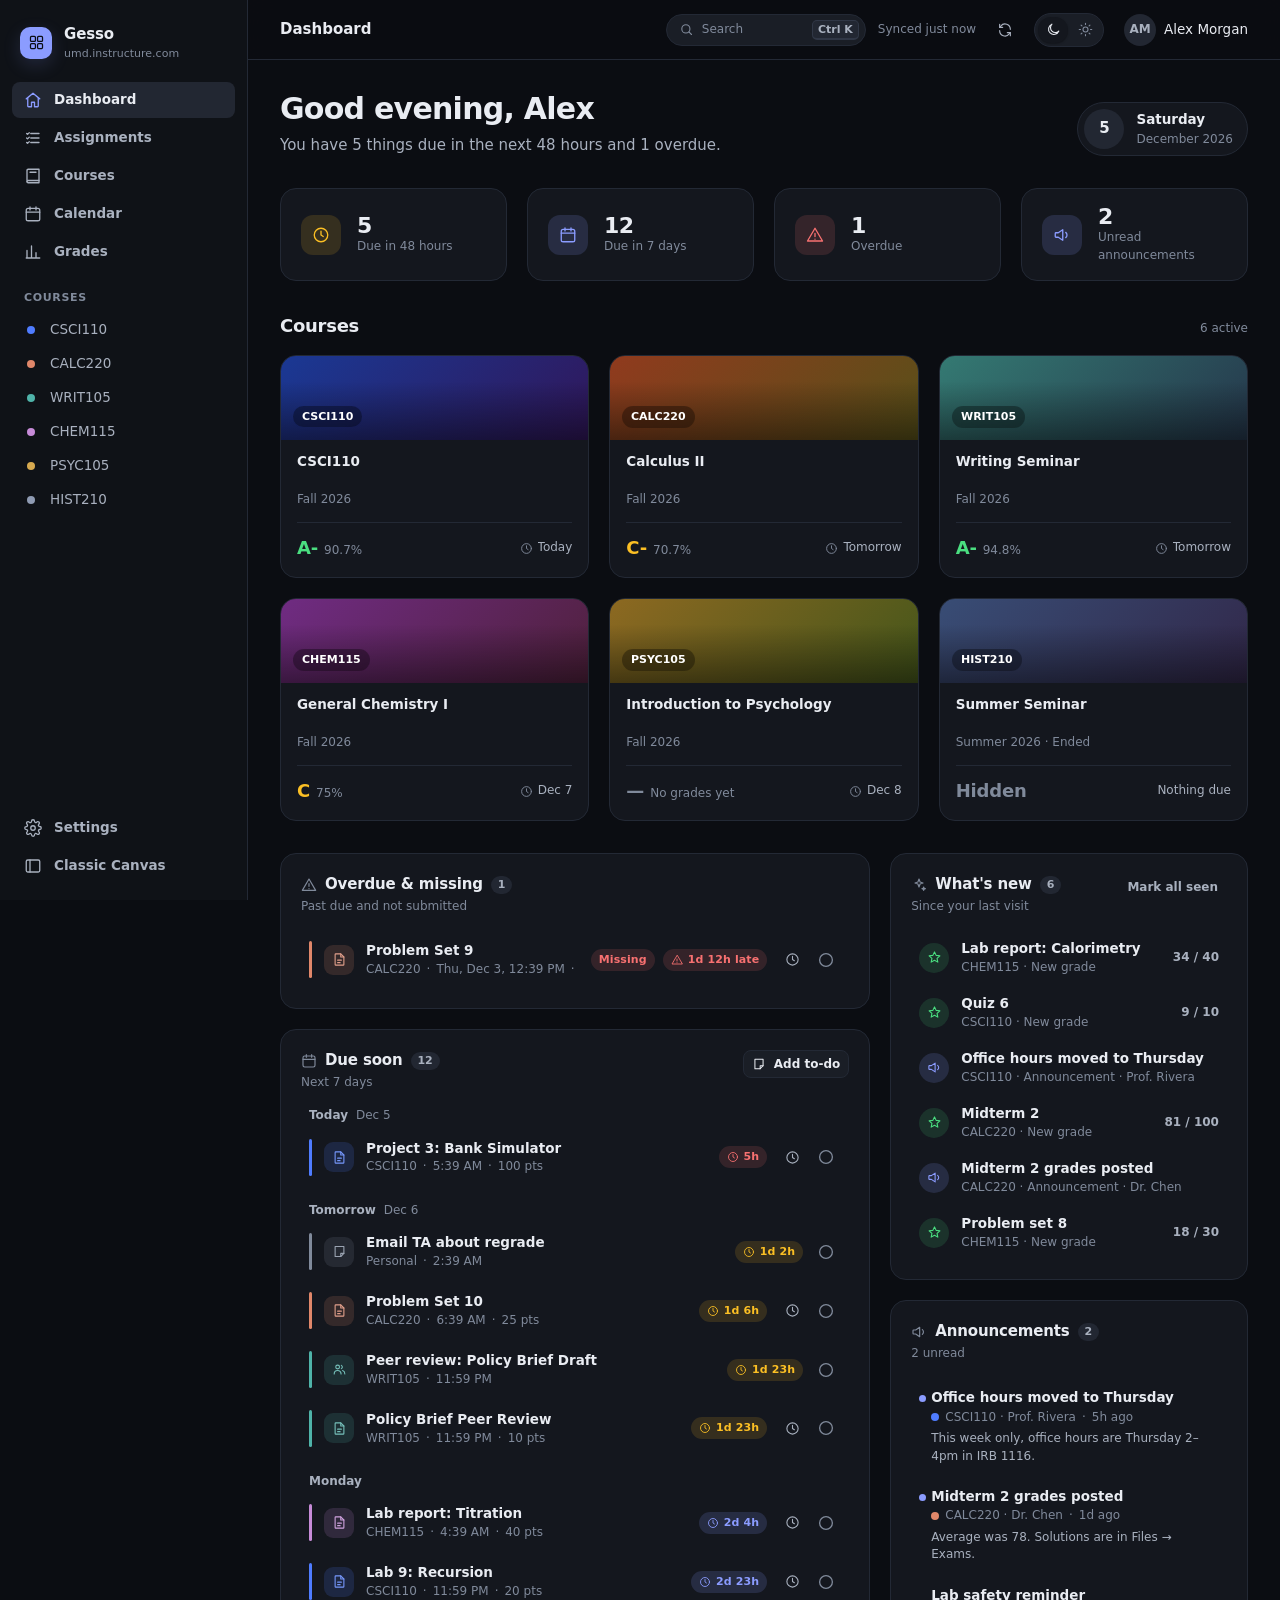
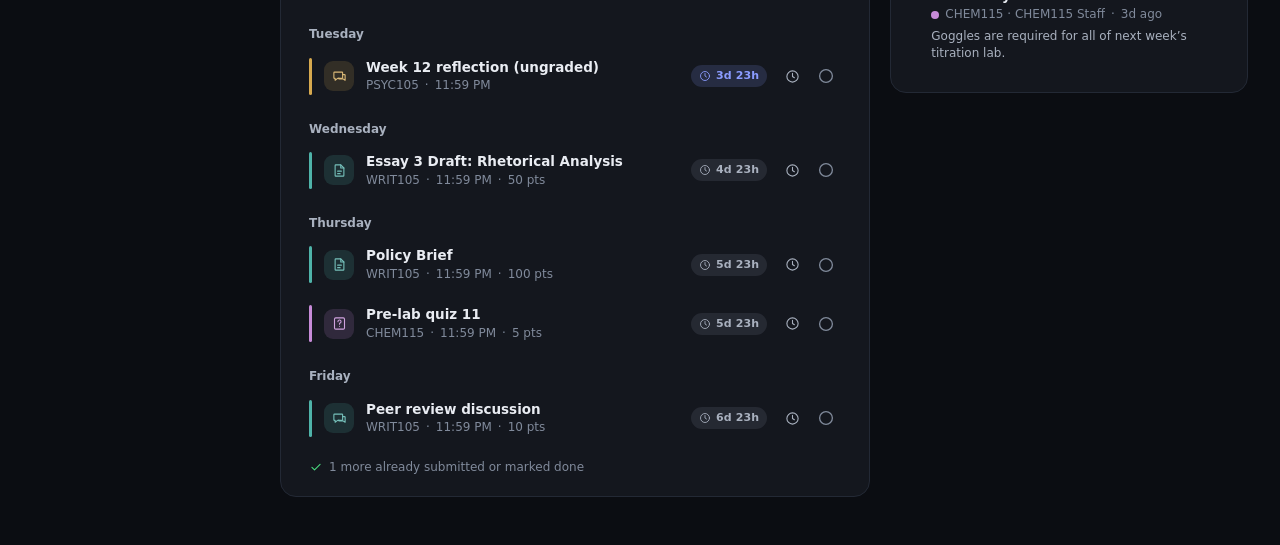
<file: dev/preview/index.html>
<!doctype html>
<!--
  Dev preview of the Gesso UI with mock Canvas data — no Canvas login needed.
  Open this file directly in Safari. Query params:
    ?theme=light        start in light theme
    ?themeId=linen      start with a theme preset (Gesso.themes.PRESET_IDS); ?courseColors=theme
    ?latency=800        simulated API latency (ms)
    ?fail=auth          simulate being logged out
    ?test=1             run unit tests (results in the console + window.__testResults)
    ?uicheck=1          run interaction checks on the live app (window.__uiChecks)
    ?health=1           never-blank checks: page replaced, cache restore, dead extension, render errors (window.__healthChecks)
    ?a11y=1             accessibility audit of every route + main dialogs (window.__a11y)
  Regenerate the script list after editing manifest.json: dev/tools/gen-preview-scripts.sh
-->
<html lang="en">
<head>
  <meta charset="utf-8">
  <meta name="viewport" content="width=device-width, initial-scale=1">
  <title>Gesso · preview</title>
  <style>html, body { margin: 0; background: #0b0d12; }</style>
  <script src="mock-env.js"></script>
  <script src="scripts.generated.js"></script>
  <script>
    for (const src of window.__GESSO_SCRIPTS) document.write(`<script src="../../extension/${src}"><\/script>`);
  </script>
</head>
<body>
  <div id="host"></div>
  <script>
    (async () => {
      if (new URLSearchParams(location.search).get('test')) {
        const s = document.createElement('script');
        s.src = '../tests/tests.js';
        document.body.append(s);
        return;
      }
      const route = new URLSearchParams(location.search).get('route'); // e.g. ?route=/courses/101/files
      if (route) location.hash = route;
      // ?noanim=1 — headless screenshots: offscreen WebKit windows don't advance CSS animations.
      if (new URLSearchParams(location.search).get('noanim')) Gesso.styles.sheets.push(':host,*,*::before,*::after{animation:none!important;transition:none!important}');
      const host = document.getElementById('host');
      const shadow = host.attachShadow({ mode: 'open' });
      await Gesso.app.start({ host, shadow }, { bootAt: performance.now() });
      if (new URLSearchParams(location.search).get('health')) {
        const t = document.createElement('script');
        t.src = '../tests/health-checks.js';
        document.body.append(t);
      }
      if (new URLSearchParams(location.search).get('a11y')) {
        const t = document.createElement('script');
        t.src = '../tests/a11y-checks.js';
        document.body.append(t);
      }
      if (new URLSearchParams(location.search).get('uicheck')) {
        const t = document.createElement('script');
        t.src = '../tests/ui-checks.js';
        document.body.append(t);
      }
    })();
    window.__ready = () => window.Gesso && Gesso.store && !Gesso.store.get().sync.running && Gesso.store.get().data.coursework != null;
  </script>
</body>
</html>
</file>
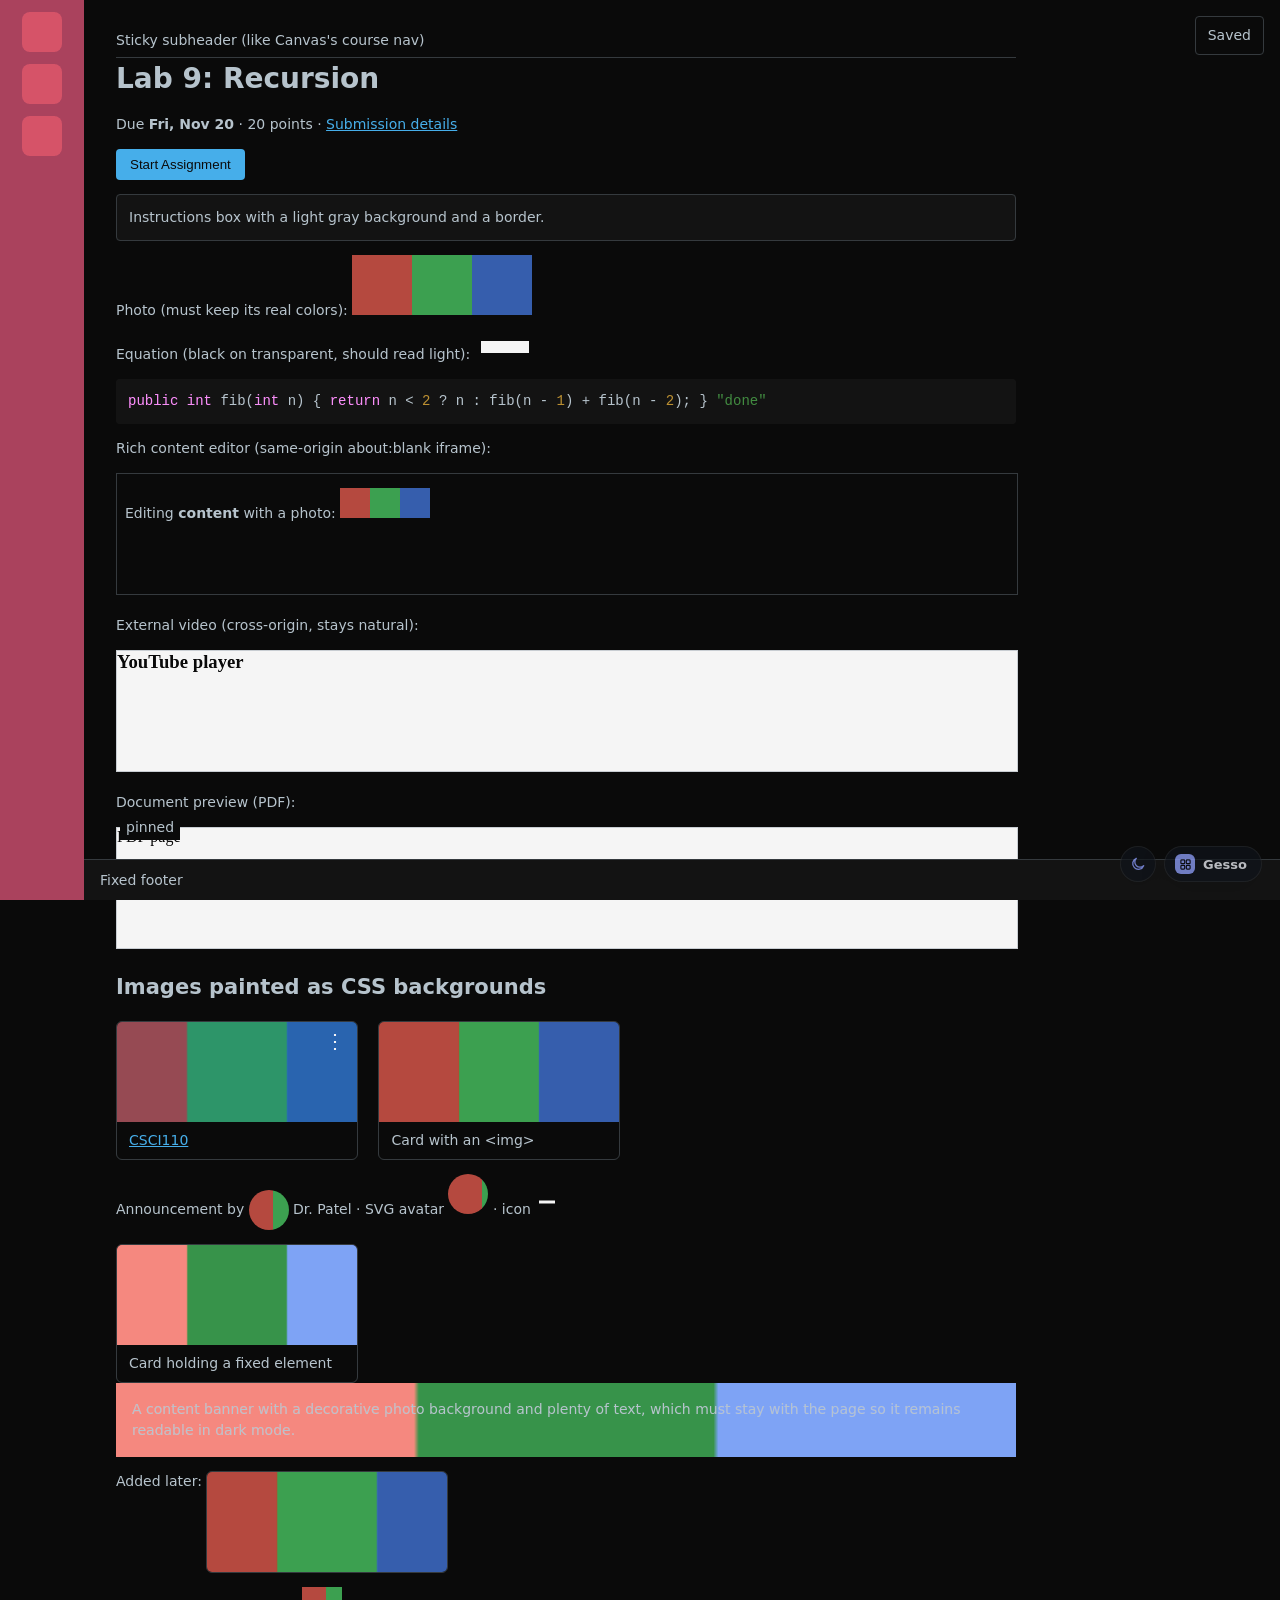
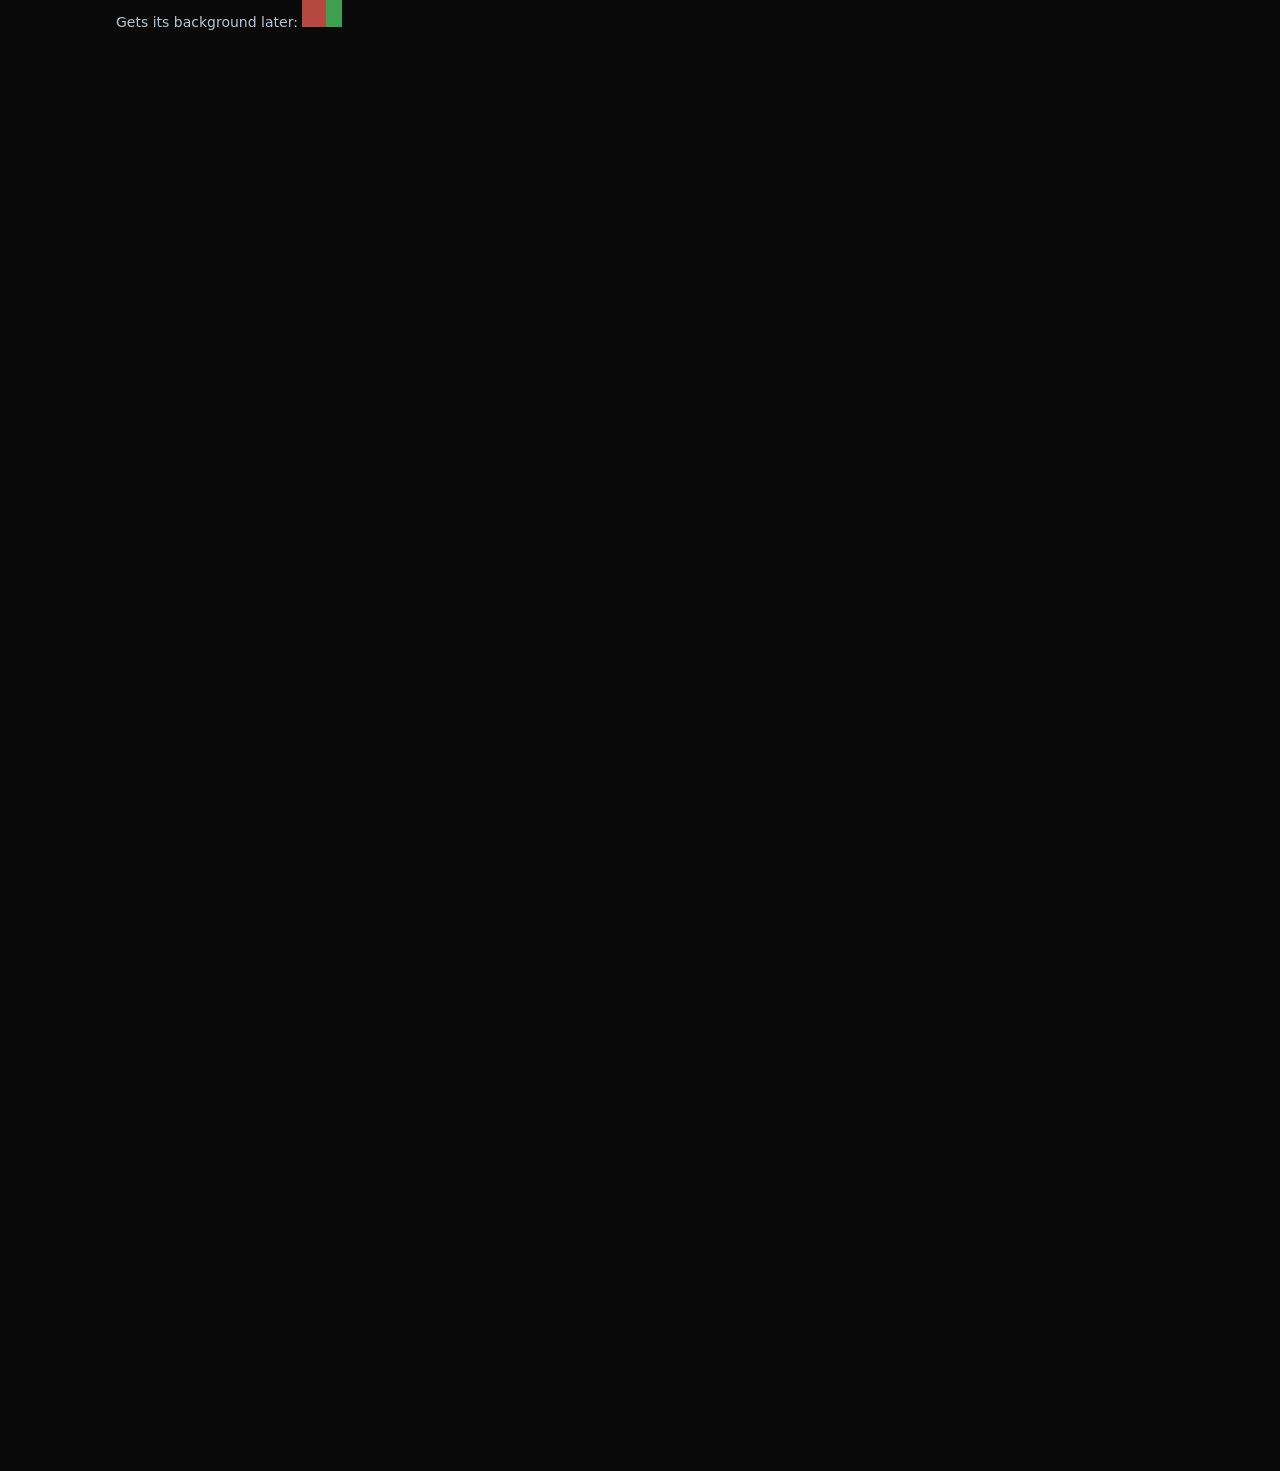
<file: dev/preview/native.html>
<!doctype html>
<!--
  Dev fixture: a stand-in for a native Canvas page, to check the dark mode for native pages
  (native/dark.css + native/dark-mode.js) headlessly. Not a copy of Canvas's
  markup: it reproduces the shapes that matter (fixed header, photo, equation
  image, code, same-origin editor iframe with an image, cross-origin frame,
  PDF preview frame, fixed footer, short page).
    ?light=1   start with the Gesso theme light (dark mode follows → off)
    ?off=assignments   mark that page type off
    ?path=/courses/1/assignments/5   pretend location for page-type detection
    ?ed=0  keep the editor light   ?pdf=1  dark PDF previews   ?mode=on|off|match
-->
<html lang="en">
<head>
  <meta charset="utf-8">
  <title>Native Canvas fixture</title>
  <link rel="stylesheet" href="../../extension/src/content/native/dark.css">
  <style>
    body { margin: 0; font: 14px/1.5 -apple-system, system-ui, sans-serif; color: #2d3b45; background: #fff; }
    #header { position: fixed; top: 0; left: 0; bottom: 0; width: 84px; background: #e21833; color: #fff; display: flex; flex-direction: column; align-items: center; padding-top: 12px; gap: 12px; }
    #header .nav { width: 40px; height: 40px; border-radius: 8px; background: rgba(255,255,255,.2); }
    main { margin-left: 84px; padding: 24px 32px; max-width: 900px; }
    h1 { margin: 0 0 12px; color: #2d3b45; }
    a { color: #0374b5; }
    .btn-primary { background: #0374b5; color: #fff; border: 0; padding: 8px 14px; border-radius: 4px; }
    .muted-box { background: #f5f5f5; border: 1px solid #c7cdd1; padding: 12px; border-radius: 4px; }
    pre { background: #f5f5f5; padding: 12px; border-radius: 4px; }
    .kw { color: #a626a4; } .str { color: #50a14f; } .num { color: #986801; }
    iframe { width: 100%; height: 120px; border: 1px solid #c7cdd1; }
    .card { width: 240px; border: 1px solid #c7cdd1; border-radius: 6px; overflow: hidden; display: inline-block; vertical-align: top; margin-right: 16px; }
    .card-img { position: relative; height: 100px; background: url(photo.png) center / cover; }
    .card-hero { position: absolute; inset: 0; background: rgba(3, 116, 181, .25); }
    .card-kebab { position: absolute; top: 6px; right: 6px; background: none; border: 0; color: #fff; font-size: 20px; }
    .card-body { padding: 8px 12px; }
    .avatar { display: inline-block; width: 40px; height: 40px; border-radius: 50%; background: url(photo.png) 20% center / 300% 100%; vertical-align: middle; }
    .banner { background: url(photo.png) center / cover; padding: 16px; color: #2d3b45; }
    .icon-bg { display: inline-block; width: 24px; height: 24px; background: url("data:image/svg+xml,%3Csvg xmlns='http://www.w3.org/2000/svg' viewBox='0 0 24 24'%3E%3Cpath d='M4 12h16' stroke='black' stroke-width='3'/%3E%3C/svg%3E"); }
    .later-bg { background: url(photo.png) 20% center / 300% 100%; }
    .sticky-sub { position: sticky; top: 0; background: #fff; border-bottom: 1px solid #c7cdd1; padding: 6px 0; z-index: 2; }
    #toast { position: fixed; top: 16px; right: 16px; background: #fff; border: 1px solid #c7cdd1; padding: 8px 12px; border-radius: 4px; z-index: 5; }
    #modal { position: fixed; inset: 0; background: rgba(0,0,0,.4); display: grid; place-items: center; z-index: 4; }
    #modal[hidden] { display: none; }
    #modal > div { background: #fff; padding: 16px; border-radius: 6px; }
    .card-img .pinned { position: fixed; bottom: 60px; left: 120px; background: #fff; padding: 2px 6px; }
    #footer { position: fixed; right: 0; bottom: 0; left: 84px; height: 40px; background: #f5f5f5; border-top: 1px solid #c7cdd1; display: flex; align-items: center; padding: 0 16px; }
  </style>
  <script src="mock-env.js"></script>
  <script>
    const q = new URLSearchParams(location.search);
    const settings = { theme: q.get('light') ? 'light' : 'dark', nativeDarkOff: q.get('off') ? [q.get('off')] : [],
      darkEditor: q.get('ed') !== '0', darkPdfs: q.get('pdf') === '1', ...(q.get('mode') ? { nativeDark: q.get('mode') } : {}) };
    window.__mockStore.settings = settings;
    window.__fakePath = q.get('path') || '/courses/1/assignments/5';
  </script>
  <script src="../../extension/src/shared/namespace.js"></script>
  <script src="../../extension/src/shared/config.js"></script>
  <script src="../../extension/src/shared/settings.js"></script>
  <script src="../../extension/src/content/native/dark-mode.js"></script>
  <script src="../../extension/src/content/native/launcher.js"></script>
  <script>
    // Pretend location for page-type detection, then run the same steps as main.js.
    Gesso.nativeDark.path = () => window.__fakePath;
    Gesso.settings.writeNativeDarkMirror({ ...Gesso.settings.DEFAULTS, ...settings });
    Gesso.nativeDark.applyEarly();
    Gesso.settings.load().then((s) => { Gesso.nativeDark.start(s); Gesso.launcher.mountWhenReady({ onDashboard: false }); });
  </script>
</head>
<body>
  <nav id="header" class="ic-app-header" aria-label="Global"><div class="nav"></div><div class="nav"></div><div class="nav"></div></nav>
  <main>
    <div class="sticky-sub" id="sticky">Sticky subheader (like Canvas's course nav)</div>
    <h1>Lab 9: Recursion</h1>
    <p>Due <strong>Fri, Nov 20</strong> · 20 points · <a href="#">Submission details</a></p>
    <p><button class="btn-primary">Start Assignment</button></p>
    <div class="muted-box">Instructions box with a light gray background and a border.</div>
    <p>Photo (must keep its real colors): <img id="photo" src="photo.png" alt="photo" width="180" height="60"></p>
    <p>Equation (black on transparent, should read light): <img id="eq" class="equation_image" alt="x^2" src="equation.png" width="60" height="24"></p>
    <pre><code><span class="kw">public int</span> fib(<span class="kw">int</span> n) { <span class="kw">return</span> n &lt; <span class="num">2</span> ? n : fib(n - <span class="num">1</span>) + fib(n - <span class="num">2</span>); } <span class="str">"done"</span></code></pre>
    <p>Rich content editor (same-origin about:blank iframe):</p>
    <iframe id="editor_ifr" class="tox-edit-area__iframe" title="Editor"></iframe>
    <p>External video (cross-origin, stays natural):</p>
    <iframe id="ext" src="data:text/html,%3Cbody%20style%3D%22margin%3A0%3Bbackground%3A%23ffffff%3Bcolor%3A%23000%22%3E%3Ch3%3EYouTube%20player%3C%2Fh3%3E%3C%2Fbody%3E" title="External"></iframe>
    <p>Document preview (PDF):</p>
    <iframe id="pdf" class="ef-file-preview-frame" src="data:text/html,%3Cbody%20style%3D%22margin%3A0%3Bbackground%3A%23ffffff%22%3E%3Cp%3EPDF%20page%3C%2Fp%3E%3C%2Fbody%3E" title="PDF"></iframe>
    <h2>Images painted as CSS backgrounds</h2>
    <div class="card" id="card1"><div class="card-img" id="cardimg"><div class="card-hero"></div><button class="card-kebab" aria-label="Card options">⋮</button></div><div class="card-body"><a href="#">CSCI110</a></div></div>
    <div class="card"><div class="card-img" id="cardnest" style="background: none"><img id="nestimg" src="photo.png" width="240" height="100" alt=""></div><div class="card-body">Card with an &lt;img&gt;</div></div>
    <p>Announcement by <span class="avatar" id="avatar" role="img" aria-label="Instructor"></span> Dr. Patel ·
      SVG avatar <svg id="svgav" width="40" height="40" viewBox="0 0 40 40"><clipPath id="c"><circle cx="20" cy="20" r="20"/></clipPath><image href="photo.png" x="-6" y="0" width="120" height="40" preserveAspectRatio="none" clip-path="url(#c)"/></svg>
      · icon <span class="icon-bg" id="iconbg"></span></p>
    <div class="card"><div class="card-img" id="cardfixed"><span class="pinned" id="pinned">pinned</span></div><div class="card-body">Card holding a fixed element</div></div>
    <div class="banner" id="banner">A content banner with a decorative photo background and plenty of text, which must stay with the page so it remains readable in dark mode.</div>
    <p id="laterhost">Added later: </p>
    <p>Gets its background later: <span id="laterclass" style="display:inline-block;width:40px;height:40px"></span></p>
    <div style="height: 1400px"></div>
  </main>
  <div id="footer">Fixed footer</div>
  <div id="toast" role="status">Saved</div>
  <div id="modal" hidden><div role="dialog" aria-label="Dialog">Modal dialog</div></div>
  <script>
    // Fill the editor like TinyMCE does: write into the about:blank document.
    const ed = document.getElementById('editor_ifr');
    const doc = ed.contentDocument;
    doc.open();
    doc.write('<!doctype html><html><head><style>body{margin:8px;font:14px system-ui;color:#2d3b45;background:#fff}</style></head><body><p>Editing <b>content</b> with a photo: <img id="edphoto" src="' + new URL('photo.png', location.href) + '" width="90" height="30"></p></body></html>');
    doc.close();
    ed.dispatchEvent(new Event('load'));
    // Content that arrives later (Canvas renders much of the page with React after load).
    setTimeout(() => {
      document.getElementById('laterhost').insertAdjacentHTML('beforeend', '<span class="card" id="card2"><span class="card-img" id="cardlate" style="display:block"></span></span>');
      document.getElementById('laterclass').classList.add('later-bg');
    }, 300);

    // ?check=1 — regression checks for dev/tools/test.sh (results in window.__nativeChecks).
    if (q.get('check')) {
      setTimeout(async () => {
        const out = { pass: [], fail: [], probes: [] };
        const ok = (name, cond, info = '') => (cond ? out.pass : out.fail).push(info ? `${name} (${info})` : name);
        const host = document.getElementById('gesso-launcher');
        const visible = (label) => {
          const r = host?.getBoundingClientRect();
          const inView = !!r && r.width > 0 && r.right <= innerWidth + 0.5 && r.bottom <= innerHeight + 0.5 && r.left >= 0 && r.top >= 0;
          const near = !!r && innerWidth - r.right < 40 && innerHeight - r.bottom < 40;
          const hit = !!r && document.elementFromPoint(r.left + r.width / 2, r.top + r.height / 2) === host;
          ok(`launcher visible at bottom-right ${label}`, inView && near && hit, r ? `${Math.round(r.left)},${Math.round(r.top)} ${Math.round(r.width)}×${Math.round(r.height)} hit=${hit}` : 'missing');
          const buttons = host ? [...host.shadowRoot.querySelectorAll('button')] : [];
          ok(`launcher buttons on screen ${label}`, buttons.length === 2 && buttons.every((b) => { const q = b.getBoundingClientRect(); return q.width > 0 && q.top >= 0 && q.bottom <= innerHeight && q.left >= 0 && q.right <= innerWidth; }), `${buttons.length} buttons`);
        };
        const fixedOk = (label) => {
          const f = document.getElementById('footer').getBoundingClientRect();
          const hd = document.getElementById('header').getBoundingClientRect();
          ok(`fixed footer + header stay in the viewport ${label}`, Math.abs(f.bottom - innerHeight) < 1 && Math.abs(hd.top) < 1, `footer ${Math.round(f.bottom)}/${innerHeight}`);
          const t = document.getElementById('toast').getBoundingClientRect();
          ok(`fixed toast stays top-right ${label}`, Math.abs(t.top - 16) < 1 && Math.abs(innerWidth - 16 - t.right) < 1);
          const modal = document.getElementById('modal');
          modal.hidden = false;
          const m = modal.getBoundingClientRect();
          ok(`fixed modal overlay covers the viewport ${label}`, Math.abs(m.top) < 1 && Math.abs(m.height - innerHeight) < 1 && Math.abs(m.width - innerWidth) < 1);
          modal.hidden = true;
        };
        const dark = document.documentElement.hasAttribute('data-gesso-dark');
        visible(dark ? '(dark, top)' : '(light, top)');
        fixedOk('(top)');
        scrollTo(0, 1200);
        await new Promise((r) => setTimeout(r, 50));
        visible('(after scrolling)');
        fixedOk('(after scrolling)');
        ok('sticky subheader sticks after scrolling', Math.abs(document.getElementById('sticky').getBoundingClientRect().top) < 1);
        scrollTo(0, 0);
        await new Promise((r) => setTimeout(r, 50));
        if (dark) {
          const nat = (id) => document.getElementById(id).hasAttribute('data-gesso-natural');
          ok('course card background marked natural', nat('cardimg'));
          ok('avatar background marked natural', nat('avatar'));
          ok('card added later marked natural', nat('cardlate'));
          ok('background added by a later class change marked natural', nat('laterclass'));
          ok('text-heavy banner stays with the page', !nat('banner'));
          ok('SVG icon background stays with the page', !nat('iconbg'));
          ok('card without a background not marked', !nat('cardnest'));
          ok('background element holding fixed content not marked (would trap it)', !nat('cardfixed'));
          const pr = document.getElementById('pinned').getBoundingClientRect();
          ok('fixed element inside a card stays in the viewport', Math.abs(innerHeight - 60 - pr.bottom) < 1, `bottom ${Math.round(pr.bottom)}`);
          const filt = (el) => getComputedStyle(el).filter;
          ok('no double inversion inside a natural card', filt(document.querySelector('#cardimg .card-hero')) === 'none' && filt(document.querySelector('#cardimg .card-kebab')) === 'none');
          ok('SVG with <image> is natural', filt(document.getElementById('svgav')).includes('invert'));
          // Pixel probes, checked against the screenshot by dev/tools/check-native.py (red band of photo.png).
          const c = (id, dx = 20, dy = 20) => { const r = document.getElementById(id).getBoundingClientRect(); return [Math.round(r.left + dx), Math.round(r.top + dy)]; };
          out.probes = [
            ['img photo', ...c('photo', 30, 30)], ['course card background', ...c('cardimg', 30, 70)], ['img inside a card', ...c('nestimg', 30, 50)],
            ['avatar background', ...c('avatar')], ['SVG avatar', ...c('svgav', 14, 20)], ['card added later', ...c('cardlate', 30, 70)],
            ['background from a later class', ...c('laterclass')],
          ].map(([name, x, y]) => ({ name, x, y,
            // The course card has a 25% course-color overlay (like Canvas's): its natural color is the blend.
            expect: name === 'course card background' ? [151, 74, 83] : [200, 60, 50] }));
        }
        window.__nativeChecks = out;
      }, 900);
    }
  </script>
</body>
</html>
</file>
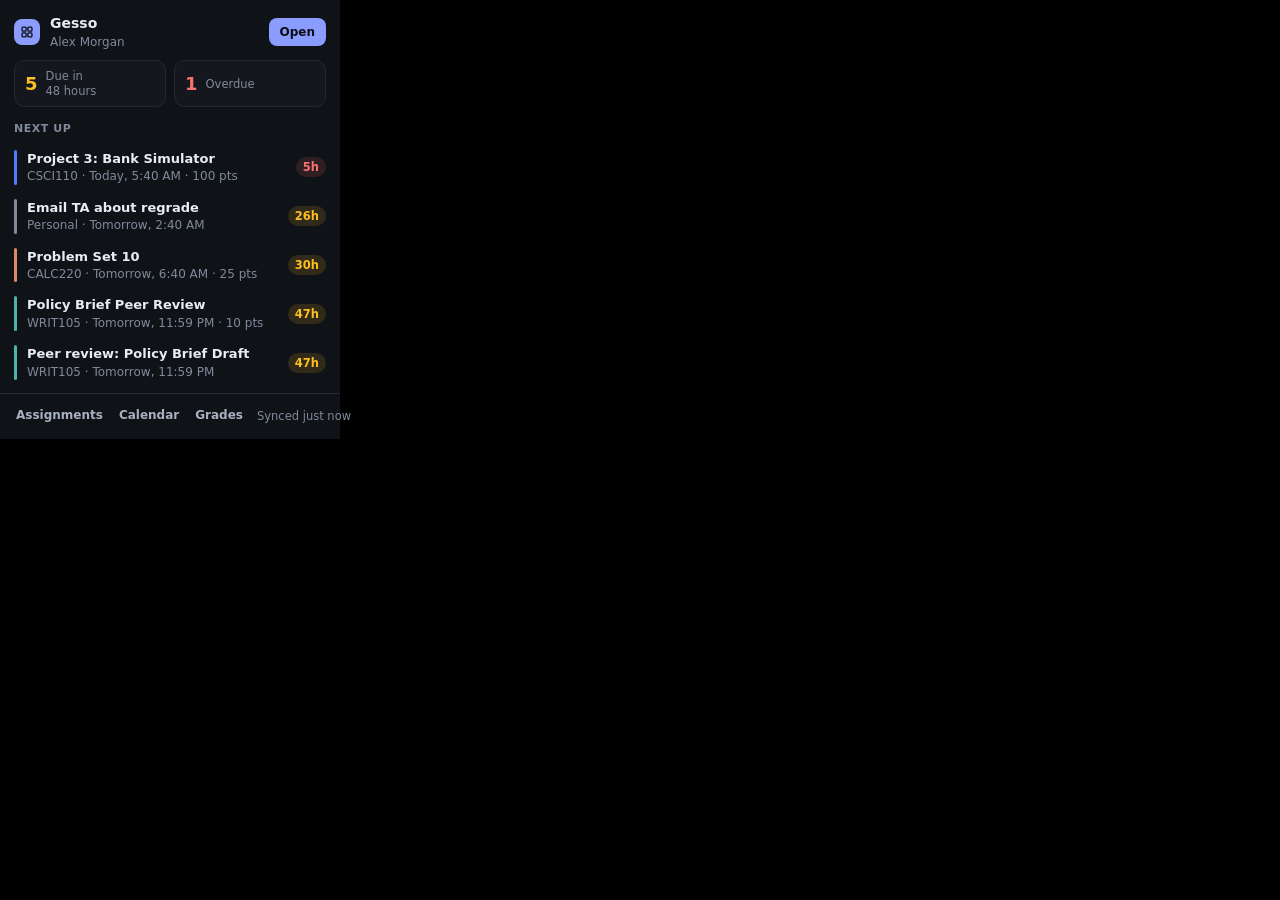
<file: dev/preview/popup.html>
<!doctype html>
<!--
  Dev preview of the toolbar popup (extension/src/popup/). Runs a mock sync,
  writes the real summary (content/data/summary.js) into mock storage, then
  loads the real popup.js against it.
    ?state=empty       nothing synced yet
    ?state=loggedout   last sync failed with "logged out"
    ?state=stale       last sync 2 days ago
    ?theme=light
    ?themeId=linen     a theme preset
    ?live=1            after it renders, change the theme with storage events off;
                       the popup must repaint from the runtime ping alone (window.__liveResult)
  Clicks are captured in window.__opened instead of opening tabs.
-->
<html lang="en">
<head>
  <meta charset="utf-8">
  <title>Popup · preview</title>
  <link rel="stylesheet" href="../../extension/src/popup/popup.css">
  <style>html { background: #000; } body { margin: 0; }</style>
  <script src="mock-env.js"></script>
  <script src="scripts.generated.js"></script>
  <script>
    for (const src of window.__GESSO_SCRIPTS) document.write(`<script src="../../extension/${src}"><\/script>`);
  </script>
</head>
<body>
  <main id="app"></main>
  <script>
    (async () => {
      const q = new URLSearchParams(location.search);
      window.__opened = [];
      browser.tabs = {
        query: async () => [],
        create: async (o) => { window.__opened.push(o.url); },
        update: async (id, o) => { window.__opened.push(o.url); },
      };
      browser.windows = { update: async () => {} };
      window.close = () => { window.__closed = true; };
      if (q.get('theme') || q.get('themeId')) await browser.storage.local.set({ settings: { ...Gesso.settings.DEFAULTS, theme: q.get('theme') || 'dark', themeId: q.get('themeId') || 'gesso' } });
      const state = q.get('state');
      if (state !== 'empty') {
        window.__mockLatency = 0;
        await Gesso.sync.refresh({ force: true });
        const summary = Gesso.summary.compute(Gesso.store.get());
        if (state === 'loggedout') summary.loggedOut = true;
        if (state === 'stale') summary.syncedAt = Date.now() - 2 * 86400e3;
        await browser.storage.local.set({ 'popup.summary': summary });
        window.__summary = summary;
      }
      const s = document.createElement('script');
      s.src = '../../extension/src/popup/popup.js';
      s.onload = () => setTimeout(async () => {
        window.__popupReady = true;
        if (q.get('live')) {
          window.__mockStorageEvents = 'none';
          await Gesso.settings.update({ themeId: 'paper', theme: 'light' });
          const want = Gesso.themes.resolve({ themeId: 'paper' }, 'light');
          await new Promise((r) => setTimeout(r, 300));
          const root = document.documentElement;
          window.__liveResult = root.getAttribute('data-theme') === 'light' && root.style.getPropertyValue('--surface') === want.surface && root.style.getPropertyValue('--accent') === want.accent;
        }
      }, 50);
      document.body.append(s);
    })();
  </script>
</body>
</html>
</file>
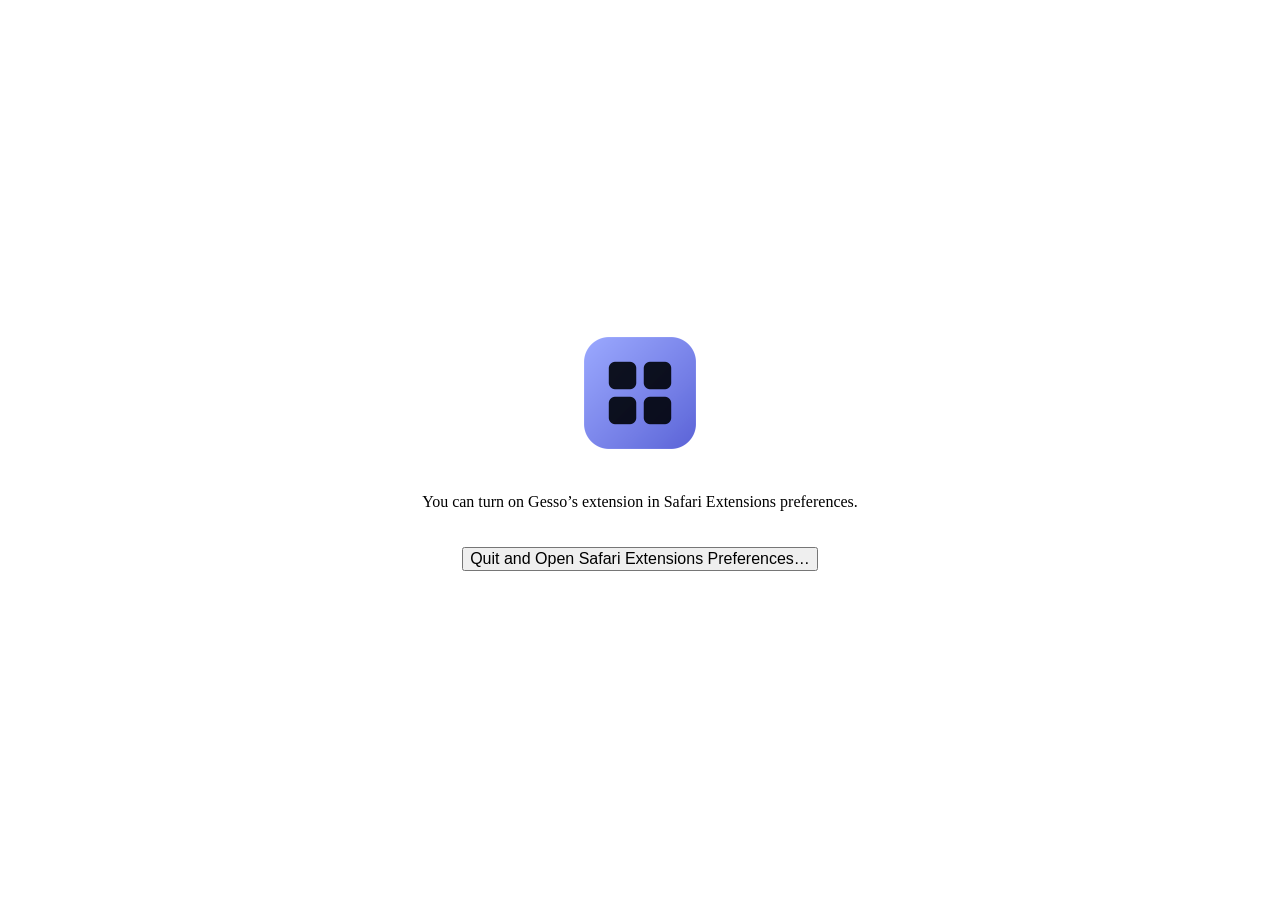
<file: xcode/Gesso/Gesso/Resources/Base.lproj/Main.html>
<!DOCTYPE html>
<html>
<head>
    <meta http-equiv="Content-Type" content="text/html; charset=utf-8">
    <meta http-equiv="Content-Security-Policy" content="default-src 'self'">

    <meta name="viewport" content="width=device-width, initial-scale=1, user-scalable=no">

    <link rel="stylesheet" href="../Style.css">
    <script src="../Script.js" defer></script>
</head>
<body>
    <img src="../Icon.png" width="128" height="128" alt="Gesso Icon">
    <p class="state-unknown">You can turn on Gesso’s extension in Safari Extensions preferences.</p>
    <p class="state-on">Gesso’s extension is currently on. You can turn it off in Safari Extensions preferences.</p>
    <p class="state-off">Gesso’s extension is currently off. You can turn it on in Safari Extensions preferences.</p>
    <button class="open-preferences">Quit and Open Safari Extensions Preferences…</button>
</body>
</html>
</file>
<file: extension/src/content/native/dark.css>
/*
 * Gesso — dark mode for native Canvas pages.
 *
 * Injected by the manifest (content_scripts.css) at document_start, so it is
 * not subject to the page's CSP and applies before first paint. Every rule is
 * scoped to :root[data-gesso-dark], which content/native/dark-mode.js sets
 * synchronously from a localStorage mirror; without it this file does nothing.
 *
 * How it works:
 *   R — the page filter: invert, rotate hue back, soften contrast. White
 *       becomes near-black, dark text near-white, and every color keeps its
 *       hue (Canvas blue stays blue, just lighter). Works on legacy pages and
 *       InstUI's generated class names alike, with no per-page selectors.
 *   M — the exact inverse of R, applied to things that must look natural
 *       (photos, video, cross-origin frames such as YouTube, LTI tools and PDF
 *       previews, the Gesso launcher). R∘M = identity, so they render as-is.
 *   A `filter` on the document root does not create a containing block, so
 *   fixed headers and dialogs keep working (Filter Effects §filter property).
 *
 * Limit (measured in WebKit): hue-rotate pushes vivid colors out of gamut and
 * the browser clips between the page filter and the inverse, so strongly
 * saturated reds and blues in photos come back ~8–12% less saturated
 * (e.g. 200,60,50 → 181,73,64); greens and muted tones are near-exact. No
 * compensation (saturate before/after, reordering) removes it; contrast .92
 * is the measured compromise between that and a pure-black page.
 *
 * R = invert(1) hue-rotate(180deg) contrast(.92)
 * M = contrast(1.08696) invert(1) hue-rotate(180deg)    (1/.92 = 1.08696…)
 */

@media screen and (forced-colors: none) {
  :root[data-gesso-dark] {
    filter: invert(1) hue-rotate(180deg) contrast(.92);
    /* Paint the root white so the inverted page has no light gaps (short pages, overscroll). */
    background-color: #fff !important;
    /* Keep native controls light: they're inverted to dark with the page. */
    color-scheme: light only;
  }

  /* Natural: everything that renders a raster image or content we can't restyle.
     - media elements and cross-origin frames;
     - SVGs that embed an <image> (InstUI avatars can be SVG);
     - [data-gesso-natural]: elements whose *computed* background-image is a raster
       url() — course card/hero images, avatar spans… Set by dark-mode.js
       (Canvas's class names are generated, so we can't list them);
     - the global navigation (brand colors) and the Gesso launcher.
     :where() keeps these at zero extra specificity, so the exceptions below win. */
  :root[data-gesso-dark] :where(
    img, picture, video, canvas, embed, object, iframe:not([data-gesso-frame="same"]),
    svg:has(image), [data-gesso-natural], .ic-app-header, #gesso-launcher
  ) {
    filter: contrast(1.08696) invert(1) hue-rotate(180deg);
  }

  /* Never apply M twice: anything natural nested inside something natural
     (an avatar inside the nav, an <img> inside a course card…). */
  :root[data-gesso-dark] :where(
    picture, object, svg:has(image), [data-gesso-natural], .ic-app-header, #gesso-launcher
  ) :where(img, picture, video, canvas, embed, object, iframe, svg, [data-gesso-natural]) {
    filter: none;
  }

  /* Canvas equation images are black on transparent: inverted, they read white on dark. */
  :root[data-gesso-dark] img:is(.equation_image, [src*="/equation_images/"], [data-equation-content]) {
    filter: none;
  }

  /* Opt-in: darken PDF / document previews (also inverts any images inside them). */
  :root[data-gesso-dark][data-gesso-dark-pdf] :where(
    iframe[src*="canvadoc"], iframe[src*="/preview"], iframe.ef-file-preview-frame,
    #doc_preview iframe, object[type="application/pdf"], embed[type="application/pdf"]
  ) {
    filter: none;
  }

  /* Opt-out: keep the rich content editor light, so it looks like the published page. */
  :root[data-gesso-dark]:not([data-gesso-dark-editor]) iframe:is(.tox-edit-area__iframe, [id$="_ifr"]) {
    filter: contrast(1.08696) invert(1) hue-rotate(180deg);
  }
}
</file>
<file: extension/src/popup/popup.css>
/* Toolbar popup. These are the default theme (Gesso); popup.js paints the
   theme in use from shared/themes.js, and caches it so the next open paints
   it before anything loads. */
:root {
  color-scheme: dark;
  --font: -apple-system, BlinkMacSystemFont, "SF Pro Text", system-ui, sans-serif;
  --bg: #0f1217; --surface: #14171e; --surface-2: #1a1e26; --surface-3: #222732;
  --border: #232935; --border-strong: #303746;
  --text: #e9ecf2; --text-2: #a9b1bf; --text-3: #808a9b;
  --danger: #f87171; --danger-soft: rgba(248, 113, 113, .14);
  --warn: #fbbf24; --warn-soft: rgba(251, 191, 36, .13);
  --accent: #8b9cff; --accent-fg: #0b0d12; --accent-text: #8b9cff; --focus: #8b9cff;
}
:root[data-theme="light"] {
  color-scheme: light;
  --focus: #4a57c8; /* 3:1+ on white; the light accent itself isn't */
  --bg: #fbfbfc; --surface: #ffffff; --surface-2: #f5f6f8; --surface-3: #eceef2;
  --border: #e3e6eb; --border-strong: #d3d8e0;
  --text: #12151b; --text-2: #4a5262; --text-3: #646d7e;
  --danger: #c62828; --danger-soft: rgba(220, 38, 38, .09);
  --warn: #a15c07; --warn-soft: rgba(217, 119, 6, .11);
}
* { box-sizing: border-box; }
html, body { margin: 0; background: var(--bg); color: var(--text); font: 13px/1.4 var(--font); -webkit-font-smoothing: antialiased; }
body { width: 340px; }
:focus { outline: none; }
:focus-visible { outline: 2px solid var(--focus, var(--accent)); outline-offset: 2px; border-radius: 6px; }
a { color: inherit; text-decoration: none; }
.svg { display: block; flex: none; }

.head { display: flex; align-items: center; gap: 10px; padding: 14px 14px 10px; }
.mark { width: 26px; height: 26px; border-radius: 8px; display: grid; place-items: center; background: var(--accent); color: var(--accent-fg); flex: none; }
.head__text { flex: 1; min-width: 0; }
.head__title { font-weight: 650; font-size: 14px; }
.head__sub { font-size: 12px; color: var(--text-3); }
.btn {
  display: inline-flex; align-items: center; justify-content: center; gap: 6px;
  height: 28px; padding: 0 10px; border-radius: 8px; border: 1px solid var(--border-strong);
  background: var(--surface-2); color: var(--text); font: inherit; font-size: 12px; font-weight: 600; cursor: pointer; white-space: nowrap;
}
.btn:hover { background: var(--surface-3); }
.btn--primary { background: var(--accent); border-color: transparent; color: var(--accent-fg); }
.btn--primary:hover { background: var(--accent); filter: brightness(1.08); }

.summary { display: flex; gap: 8px; padding: 0 14px 10px; }
.stat { flex: 1; display: flex; align-items: center; gap: 8px; padding: 8px 10px; border-radius: 10px; background: var(--surface); border: 1px solid var(--border); }
.stat__n { font-size: 18px; font-weight: 700; font-variant-numeric: tabular-nums; }
.stat__l { font-size: 11.5px; color: var(--text-3); line-height: 1.25; }
.stat--warn .stat__n { color: var(--warn); }
.stat--danger .stat__n { color: var(--danger); }
a.stat:hover { border-color: var(--border-strong); }

.label { padding: 4px 14px 6px; font-size: 11px; font-weight: 650; letter-spacing: .05em; text-transform: uppercase; color: var(--text-3); }
.list { list-style: none; margin: 0; padding: 0 6px 6px; }
.item { display: grid; grid-template-columns: 3px minmax(0, 1fr) auto; align-items: center; gap: 10px; padding: 7px 8px; border-radius: 10px; }
.item:hover { background: var(--surface-2); }
.item__bar { align-self: stretch; min-height: 28px; border-radius: 2px; background: var(--c, var(--text-3)); }
.item__main { min-width: 0; }
.item__title { font-weight: 560; overflow: hidden; text-overflow: ellipsis; white-space: nowrap; }
.item__meta { font-size: 12px; color: var(--text-3); overflow: hidden; text-overflow: ellipsis; white-space: nowrap; }
.pill { font-size: 11.5px; font-weight: 650; padding: 2px 7px; border-radius: 999px; background: var(--surface-3); color: var(--text-2); white-space: nowrap; font-variant-numeric: tabular-nums; }
.pill--critical { background: var(--danger-soft); color: var(--danger); }
.pill--high { background: var(--warn-soft); color: var(--warn); }

.note { margin: 0 14px 10px; padding: 10px 12px; border-radius: 10px; background: var(--surface); border: 1px solid var(--border); color: var(--text-2); font-size: 12.5px; }
.note--warn { border-color: color-mix(in srgb, var(--warn) 40%, transparent); }
.note strong { color: var(--text); display: block; margin-bottom: 2px; }
.empty { padding: 18px 14px 20px; text-align: center; color: var(--text-3); }
.empty strong { display: block; color: var(--text); font-size: 13.5px; margin-bottom: 4px; }

.foot { display: flex; align-items: center; gap: 4px; padding: 8px 10px 10px; border-top: 1px solid var(--border); }
.foot__link { padding: 5px 6px; border-radius: 7px; color: var(--text-2); font-size: 12px; font-weight: 600; }
.foot__link:hover { background: var(--surface-2); color: var(--text); }
.foot__spacer { flex: 1; }
.foot__sync { font-size: 11.5px; color: var(--text-3); padding-right: 4px; white-space: nowrap; }

@media (prefers-reduced-motion: reduce) { * { transition: none !important; } }
</file>
<file: xcode/Gesso/Gesso/Resources/Style.css>
* {
    -webkit-user-select: none;
    -webkit-user-drag: none;
    cursor: default;
}

:root {
    color-scheme: light dark;

    --spacing: 20px;
}

html {
    height: 100%;
}

body {
    display: flex;
    align-items: center;
    justify-content: center;
    flex-direction: column;

    gap: var(--spacing);
    margin: 0 calc(var(--spacing) * 2);
    height: 100%;

    font: -apple-system-short-body;
    text-align: center;
}

body:not(.state-on, .state-off) :is(.state-on, .state-off) {
    display: none;
}

body.state-on :is(.state-off, .state-unknown) {
    display: none;
}

body.state-off :is(.state-on, .state-unknown) {
    display: none;
}

button {
    font-size: 1em;
}
</file>
